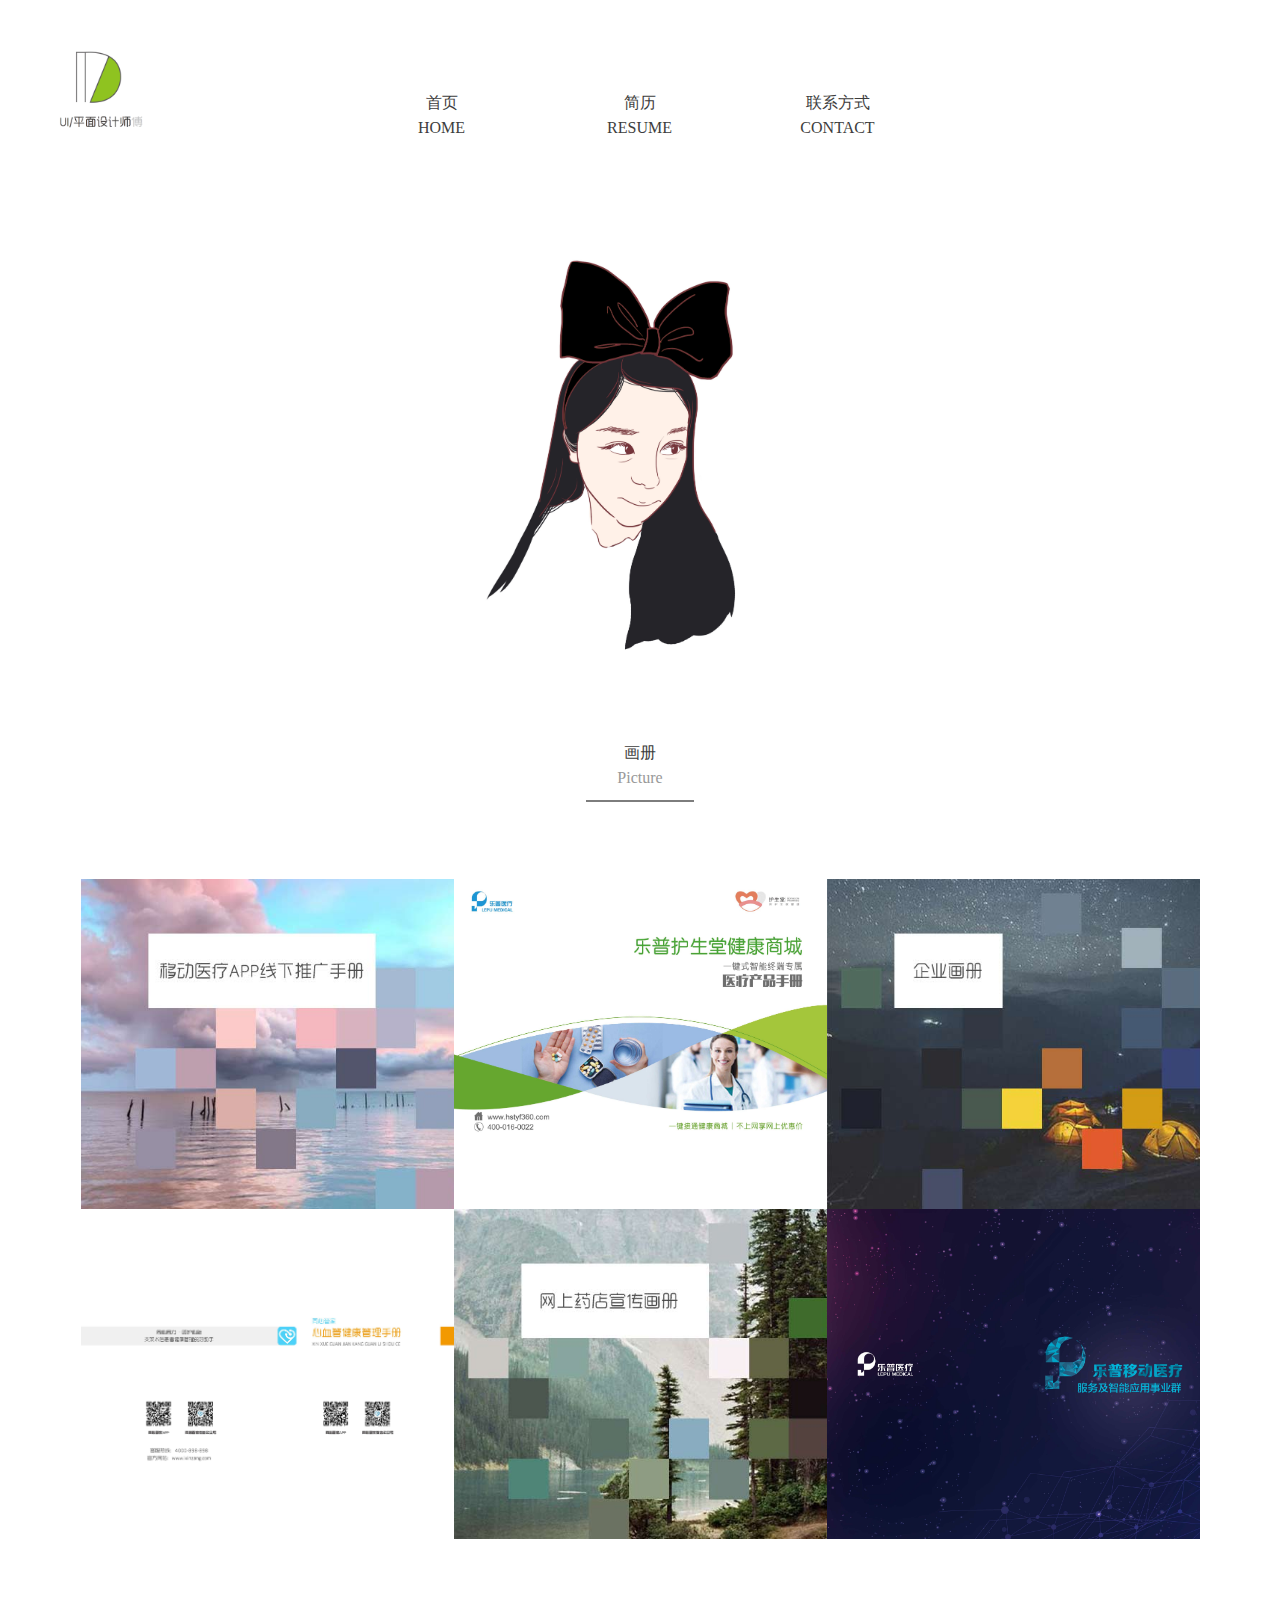
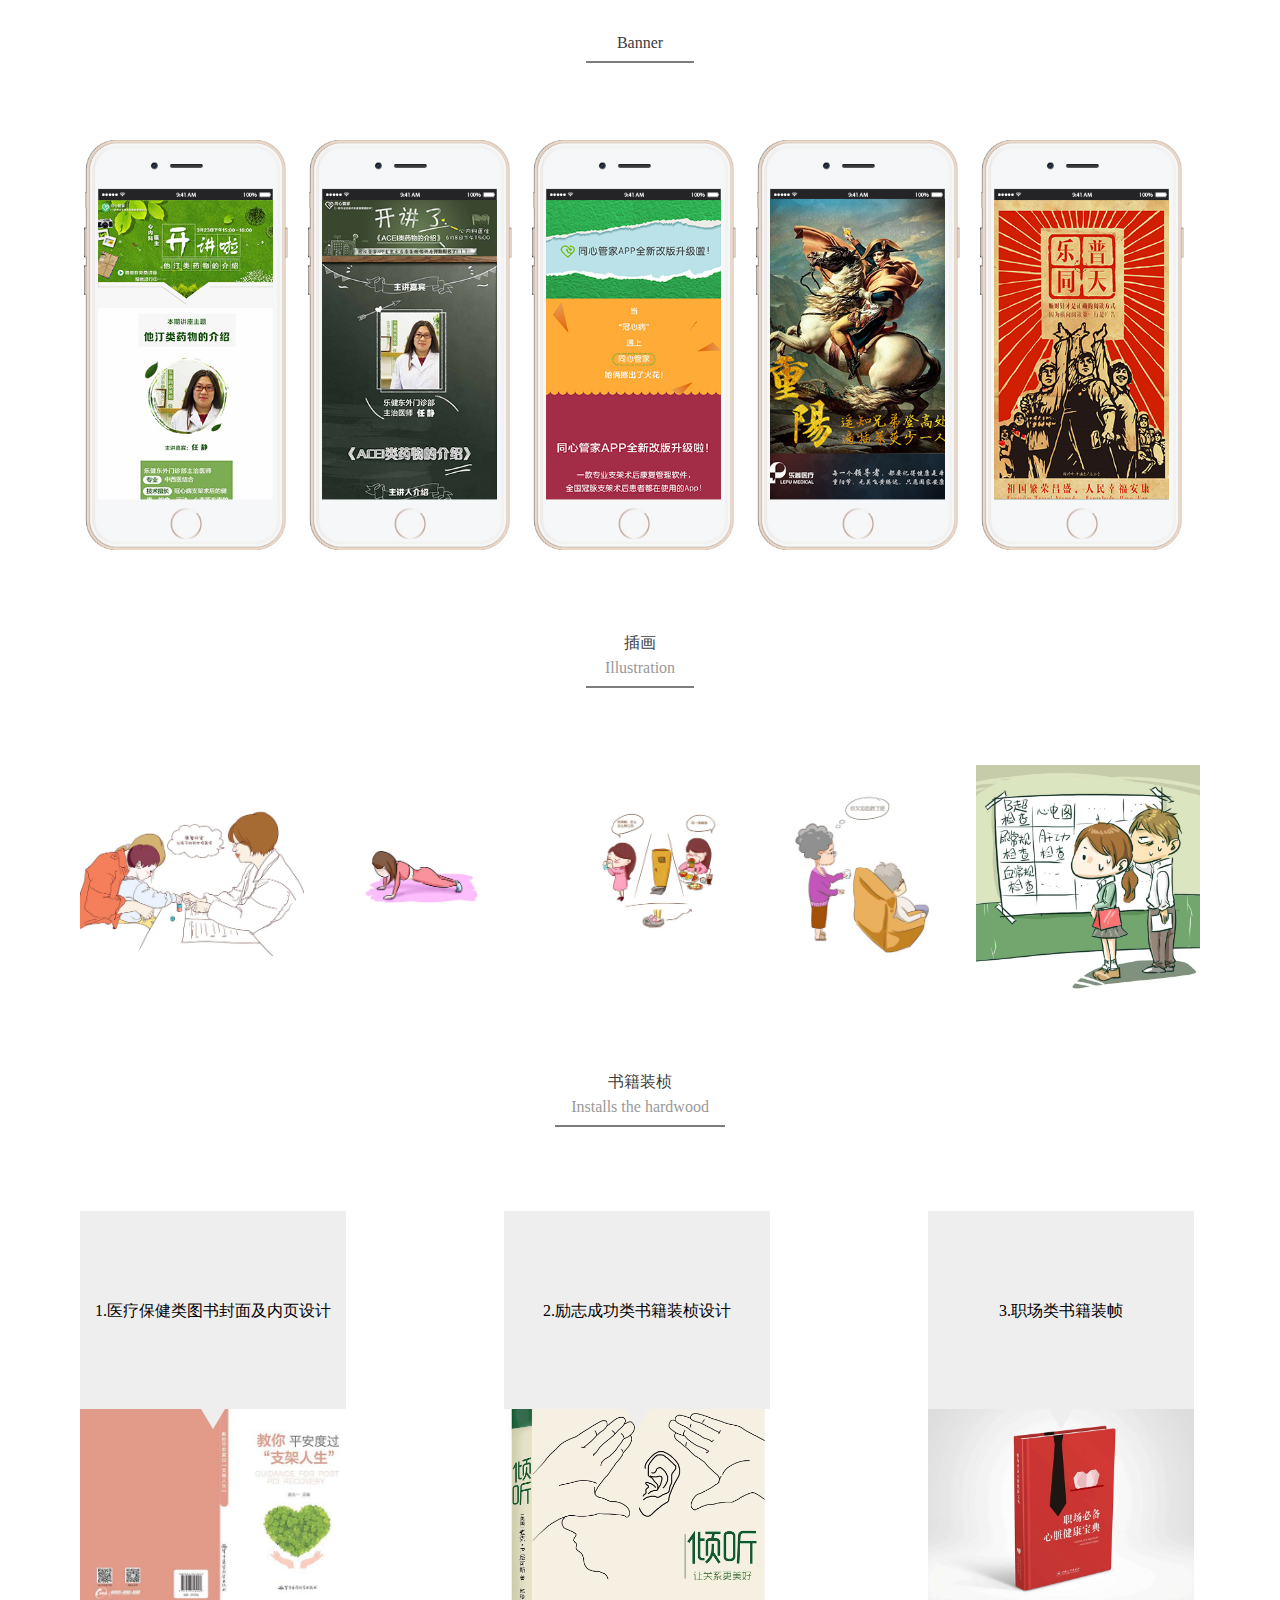
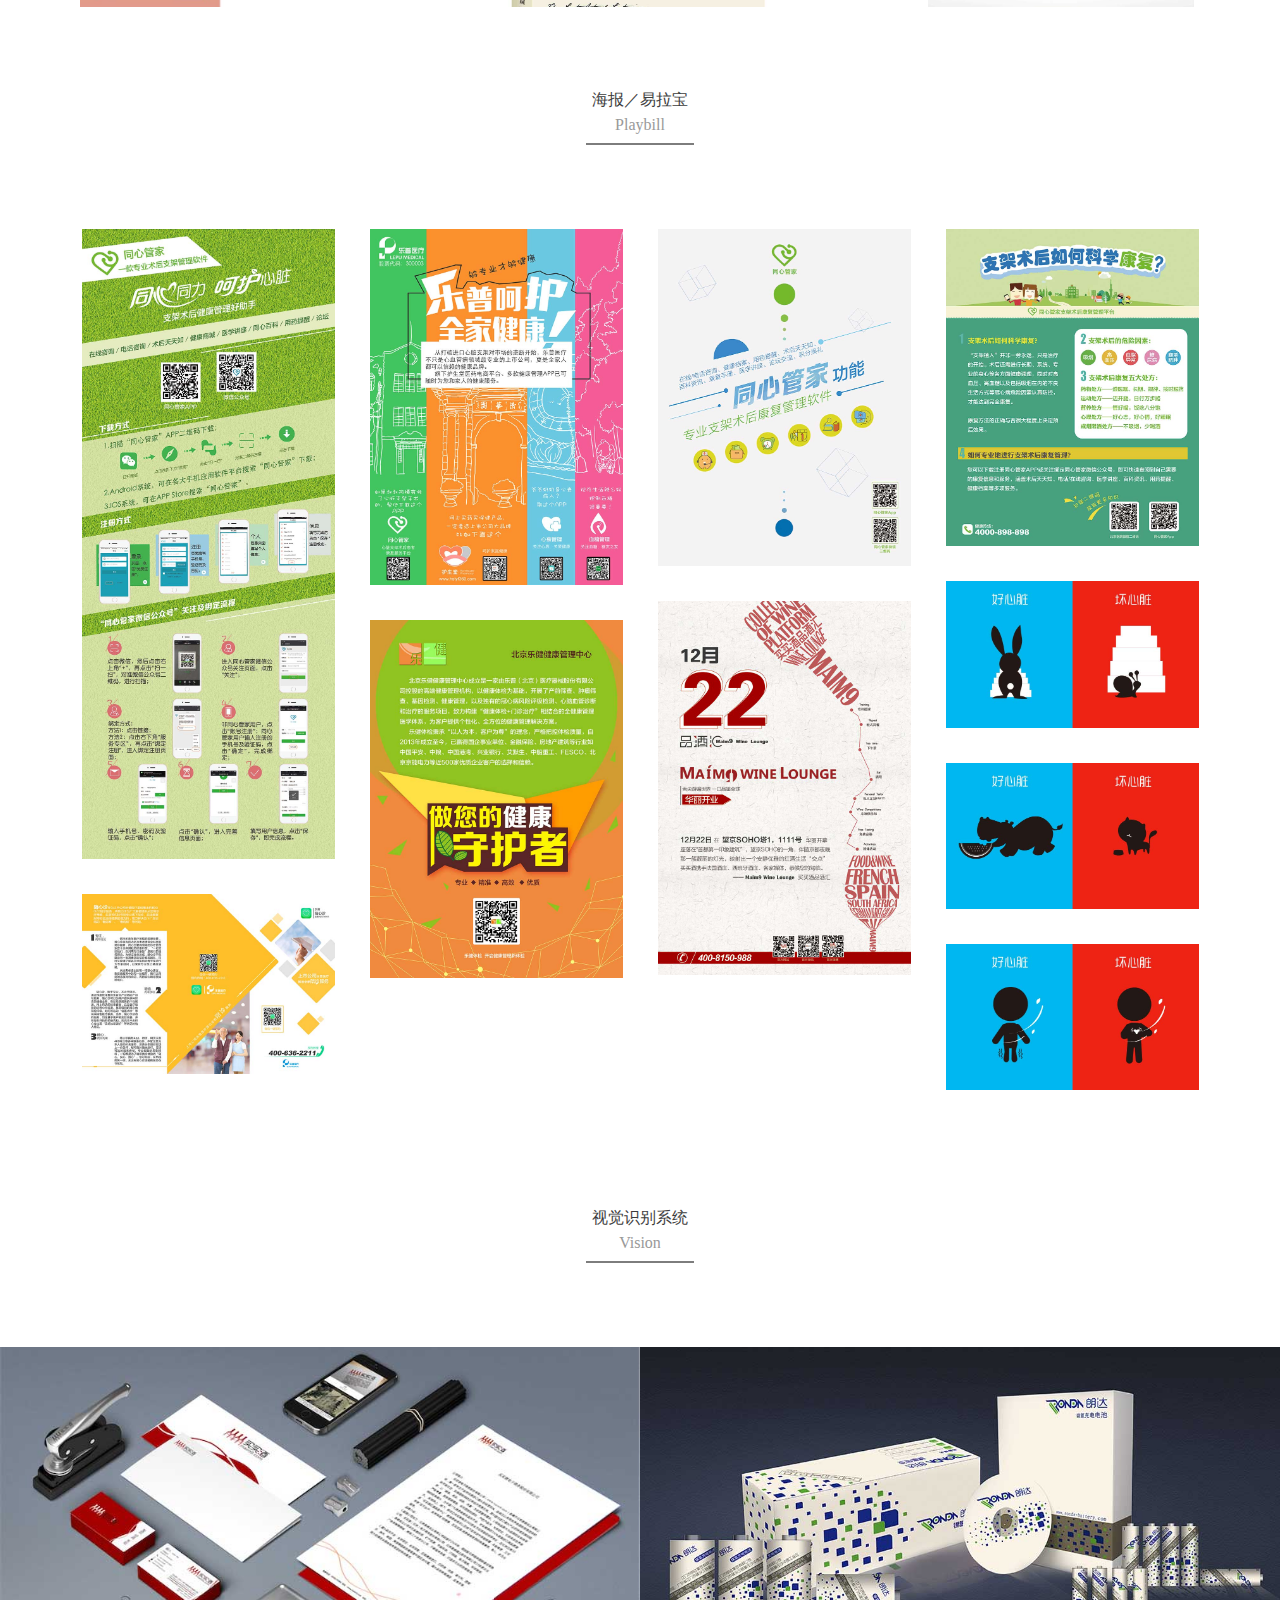
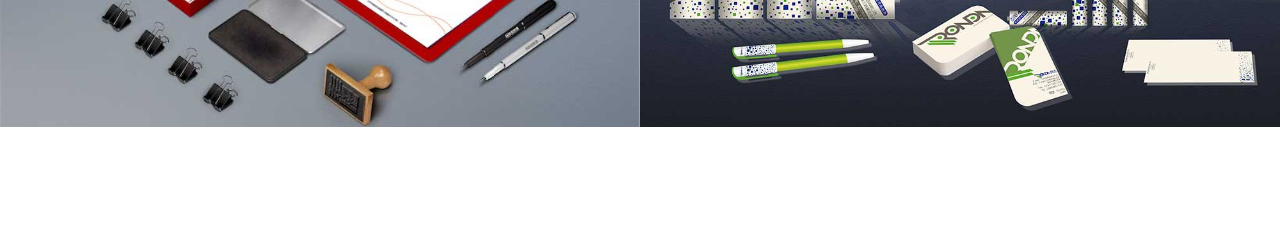
<file: index.html>
<!DOCTYPE html>
<html>
<head>
    <title>牛满意</title>
    <meta charset="UTF-8">
    <link rel="stylesheet" href="./index.css">
</head>
<body>
<div class="wrap">
    <div class="header">
        <div class="logo"><img src="./images/logo.jpg"></div>
        <div class="nav">
            <ul>
                <li><a href="./index.html">首页<br>HOME</a></li>
                <li><a href="./resume.html">简历<br>RESUME</a></li>
                <li><a href="./contact.html">联系方式<br>CONTACT</a></li>
            </ul>
        </div>
    </div>
    <div class="content">
    	<div class="author">
    		<div class="author-box">
    			<div class="author-ever"><img src="./images/author1.jpg"></div>
    			<div class="author-ever"><img src="./images/author3.jpg"></div>
    			<div style="clear:both"></div>
    		</div>
    	</div>
    	<div class="picture">
    		<div class="picture-title">画册<br><span class="en-title">Picture</span></div>
    		<div class="picture-box">
    			<div class="picture-ever picture-word"><img src="./data/TX/1.1.jpg"></div>
    			<div class="picture-ever picture-change picbg3 shadow-point" data-pic="<img src='./data/HST/2.jpg'>"><img src="./data/HST/1.jpg"></div>
    			<div class="picture-ever picture-word"><img src="./data/YDYL/1.1.jpg"></div>
    			<div class="picture-ever picture-change picbg3 shadow-point" data-pic="<img src='./data/TX/2.jpg'>"><img src="./data/TX/1.jpg"></div>
    			<div class="picture-ever picture-word"><img src="./data/HST/1.1.jpg"></div>
    			<div class="picture-ever picture-change picbg3 starSty shadow-point" data-pic="<img src='./data/YDYL/2.jpg'>"><img src="./data/YDYL/1.jpg"></div>
    		</div>
    	</div>
    	<div class="banner">
    		<div class="banner-title"><br>Banner</div>
    		<div class="banner-box">
                <div class="banner-scroll">
                    <div class="banner-ever shadow-point" data-pic="<img src='./data/BANNER/1.1.jpg'>"><img src="./data/BANNER/1.jpg"></div>
                    <div class="banner-ever shadow-point" data-pic="<img src='./data/BANNER/2.1.jpg'>"><img src="./data/BANNER/2.jpg"></div>
                    <div class="banner-ever shadow-point" data-pic="<img src='./data/BANNER/3.1.jpg'>"><img src="./data/BANNER/3.jpg"></div>
                    <div class="banner-ever shadow-point" data-pic="<img src='./data/BANNER/4.1.jpg'><img src='./data/BANNER/4.2.jpg'><img src='./data/BANNER/4.3.jpg'><img src='./data/BANNER/4.4.jpg'><img src='./data/BANNER/4.5.jpg'>"><img src="./data/BANNER/4.jpg"></div>
                    <div class="banner-ever shadow-point" data-pic="<img src='./data/BANNER/5.1.jpg'><img src='./data/BANNER/5.2.jpg'>"><img src="./data/BANNER/5.jpg"></div>
                    <div class="banner-ever shadow-point" data-pic="<img src='./data/BANNER/6.1.jpg'><img src='./data/BANNER/6.2.jpg'>"><img src="./data/BANNER/6.jpg"></div>
                    <div class="banner-ever shadow-point" data-pic="<img src='./data/BANNER/7.1.jpg'><img src='./data/BANNER/7.2.jpg'><img src='./data/BANNER/7.3.jpg'><img src='./data/BANNER/7.4.jpg'>"><img src="./data/BANNER/7.jpg"></div>
                    <div style="clear:both"></div>
                </div>
                <span class="banner-handle banner-left">〈</span>
                <span class="banner-handle banner-right">〉</span>
    		</div>
    	</div>
    	<div class="inset">
    		<div class="inset-title">插画<br><span class="en-title">Illustration</span></div>
    		<div class="inset-box">
                <div class="inset-scroll">
                    <div class="inset-ever shadow-point" data-pic="<img src='./data/INSET/1.1.jpg'><img src='./data/INSET/1.2.jpg'><img src='./data/INSET/1.3.jpg'>"><img src="./data/INSET/1.jpg"></div>
                    <div class="inset-ever shadow-point" data-pic="<img src='./data/INSET/2.1.jpg'><img src='./data/INSET/2.2.jpg'><img src='./data/INSET/2.3.jpg'>"><img src="./data/INSET/2.jpg"></div>
                    <div class="inset-ever shadow-point" data-pic="<img src='./data/INSET/3.1.jpg'><img src='./data/INSET/3.2.jpg'><img src='./data/INSET/3.3.jpg'>"><img src="./data/INSET/3.jpg"></div>
                    <div class="inset-ever shadow-point" data-pic="<img src='./data/INSET/4.1.jpg'><img src='./data/INSET/4.2.jpg'><img src='./data/INSET/4.3.jpg'>"><img src="./data/INSET/4.jpg"></div>
                    <div class="inset-ever shadow-point" data-pic="<img src='./data/INSET/5.1.jpg'><img src='./data/INSET/5.2.jpg'>"><img src="./data/INSET/5.jpg"></div>
                    <div class="inset-ever shadow-point" data-pic="<img src='./data/INSET/6.1.jpg'><img src='./data/INSET/6.2.jpg'><img src='./data/INSET/6.3.jpg'>"><img src="./data/INSET/6.jpg"></div>
                    <div style="clear:both"></div>
                </div>
                <span class="banner-handle inset-left">〈</span>
                <span class="banner-handle inset-right">〉</span>
    		</div>
    	</div>
    	<div class="book">
    		<div class="book-title book-long">书籍装桢<br><span class="en-title">Installs the hardwood</span></div>
    		<div class="book-box">
    			<div class="book-ever picbg">
    				<div class="book-ever-top picbg2">1.医疗保健类图书封面及内页设计</div>
    				<div class="book-ever-bottom shadow-point" data-pic="<img src='./data/BOOK/1.jpg'>"><img src="./data/BOOK/1.jpg"></div>
    				<div class="triangle book-posi"></div>
    			</div>
    			<div class="book-ever picbg">
    				<div class="book-ever-top picbg2">2.励志成功类书籍装桢设计</div>
    				<div class="book-ever-bottom book-ever-long shadow-point" data-pic="<img src='./data/BOOK/2.jpg'><img src='./data/BOOK/2.1.jpg'>"><img src="./data/BOOK/2.jpg"></div>
    				<div class="triangle book-posi"></div>
    			</div>
    			<div class="book-ever picbg book-ever-last">
    				<div class="book-ever-top picbg2">3.职场类书籍装帧</div>
    				<div class="book-ever-bottom shadow-point" data-pic="<img src='./data/BOOK/3.jpg'>"><img src="./data/BOOK/3.jpg"></div>
    				<div class="triangle book-posi"></div>
    			</div>
    			<div style="clear:both"></div>
    		</div>
    	</div>
    	<div class="poster">
    		<div class="poster-title">海报／易拉宝<br><span class="en-title">Playbill</span></div>
    		<div class="poster-box">
                <div class="poster-list">
                    <div class="poster-ever picbg"><img src="./data/POSTER/7.jpg"></div>
                    <div class="poster-ever picbg"><img src="./data/POSTER/6.jpg"></div>
                </div>
                <div class="poster-list">
                    <div class="poster-ever picbg"><img src="./data/POSTER/2.jpg"></div>
                    <div class="poster-ever picbg"><img src="./data/POSTER/8.jpg"></div>
                </div>
                <div class="poster-list">
                    <div class="poster-ever picbg"><img src="./data/POSTER/3.jpg"></div>
                    <div class="poster-ever picbg"><img src="./data/POSTER/4.jpg"></div>
                </div>
                <div class="poster-list poster-list-last">
                    <div class="poster-ever picbg"><img src="./data/POSTER/5.jpg"></div>
                    <div class="poster-ever picbg"><img src="./data/POSTER/9.jpg"></div>
                    <div class="poster-ever picbg"><img src="./data/POSTER/10.jpg"></div>
                    <div class="poster-ever picbg"><img src="./data/POSTER/11.jpg"></div>
                </div>
                <div style="clear:both"></div>
    		</div>
    	</div>
    	<div class="vision">
    		<div class="vision-title">视觉识别系统<br><span class="en-title">Vision</span></div>
    		<div class="vision-box">
    			<div class="vision-ever picbg vision-posi"><img src="./data/VI/1.jpg"></div>
    			<div class="vision-ever picbg2"><img src="./data/VI/2.jpg"></div>
    			<div style="clear:both"></div>
    		</div>
    	</div>
    </div>
</div>
<div class="shadow">
    <div class="shadow-box">
        
    </div>
</div>
<script src="./jquery.min.js"></script>
<script src="./index.js"></script>
</body>
</html>
</file>
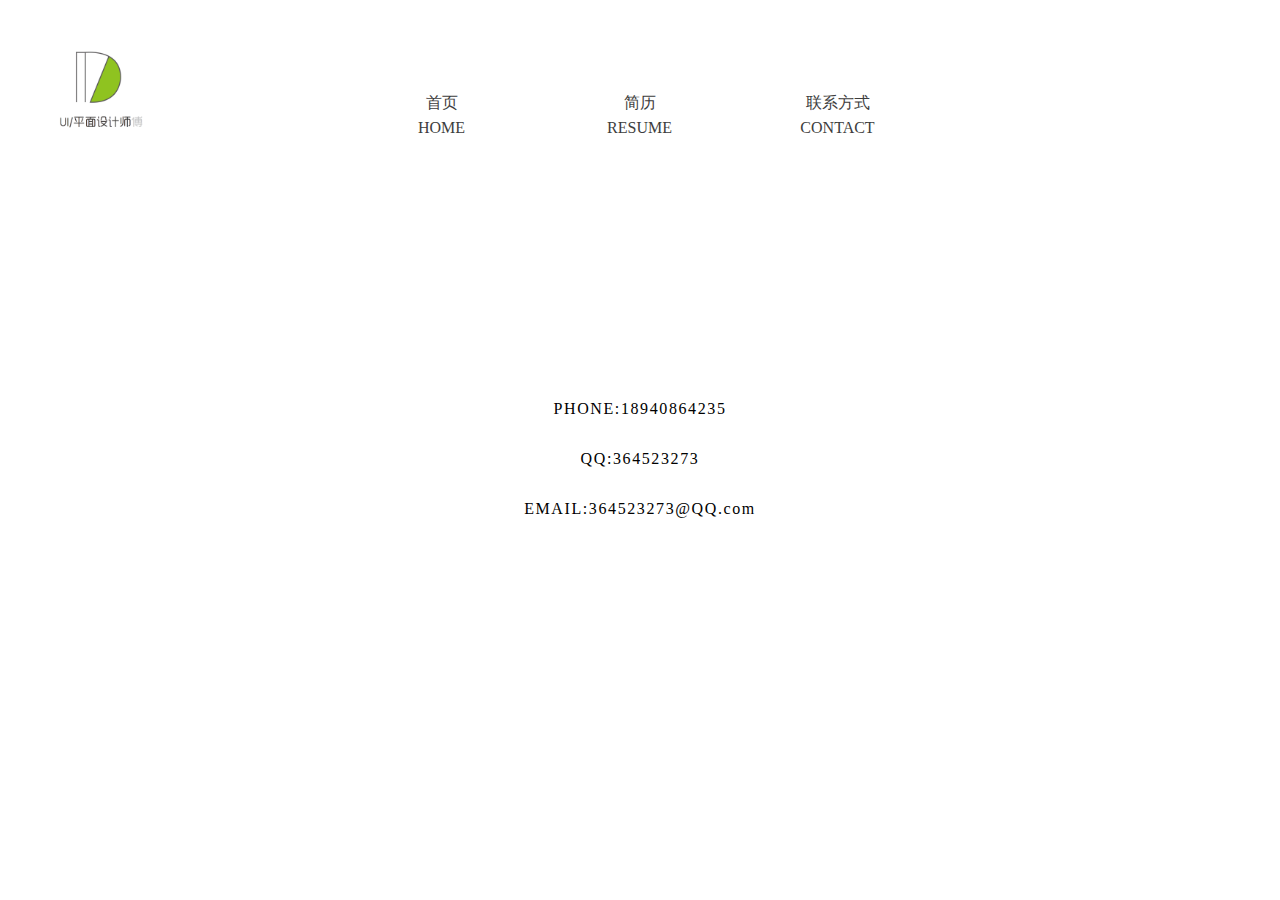
<file: contact.html>
<!DOCTYPE html>
<html>
<head>
    <title>牛满意</title>
    <meta charset="UTF-8">
    <link rel="stylesheet" href="./index.css">
</head>
<body>
<div class="wrap">
    <div class="header">
        <div class="logo"><img src="./images/logo.jpg"></div>
        <div class="nav">
            <ul>
                <li><a href="./index.html">首页<br>HOME</a></li>
                <li><a href="./resume.html">简历<br>RESUME</a></li>
                <li><a href="./contact.html">联系方式<br>CONTACT</a></li>
            </ul>
        </div>
    </div>
    <div class="contact">
        <div class="phone">PHONE:18940864235</div>
        <div class="qq">QQ:364523273</div>
        <div class="qq">EMAIL:364523273@QQ.com</div>
    </div>
</div>
<script src="./jquery.min.js"></script>
<script src="./index.js"></script>
</body>
</html>
</file>
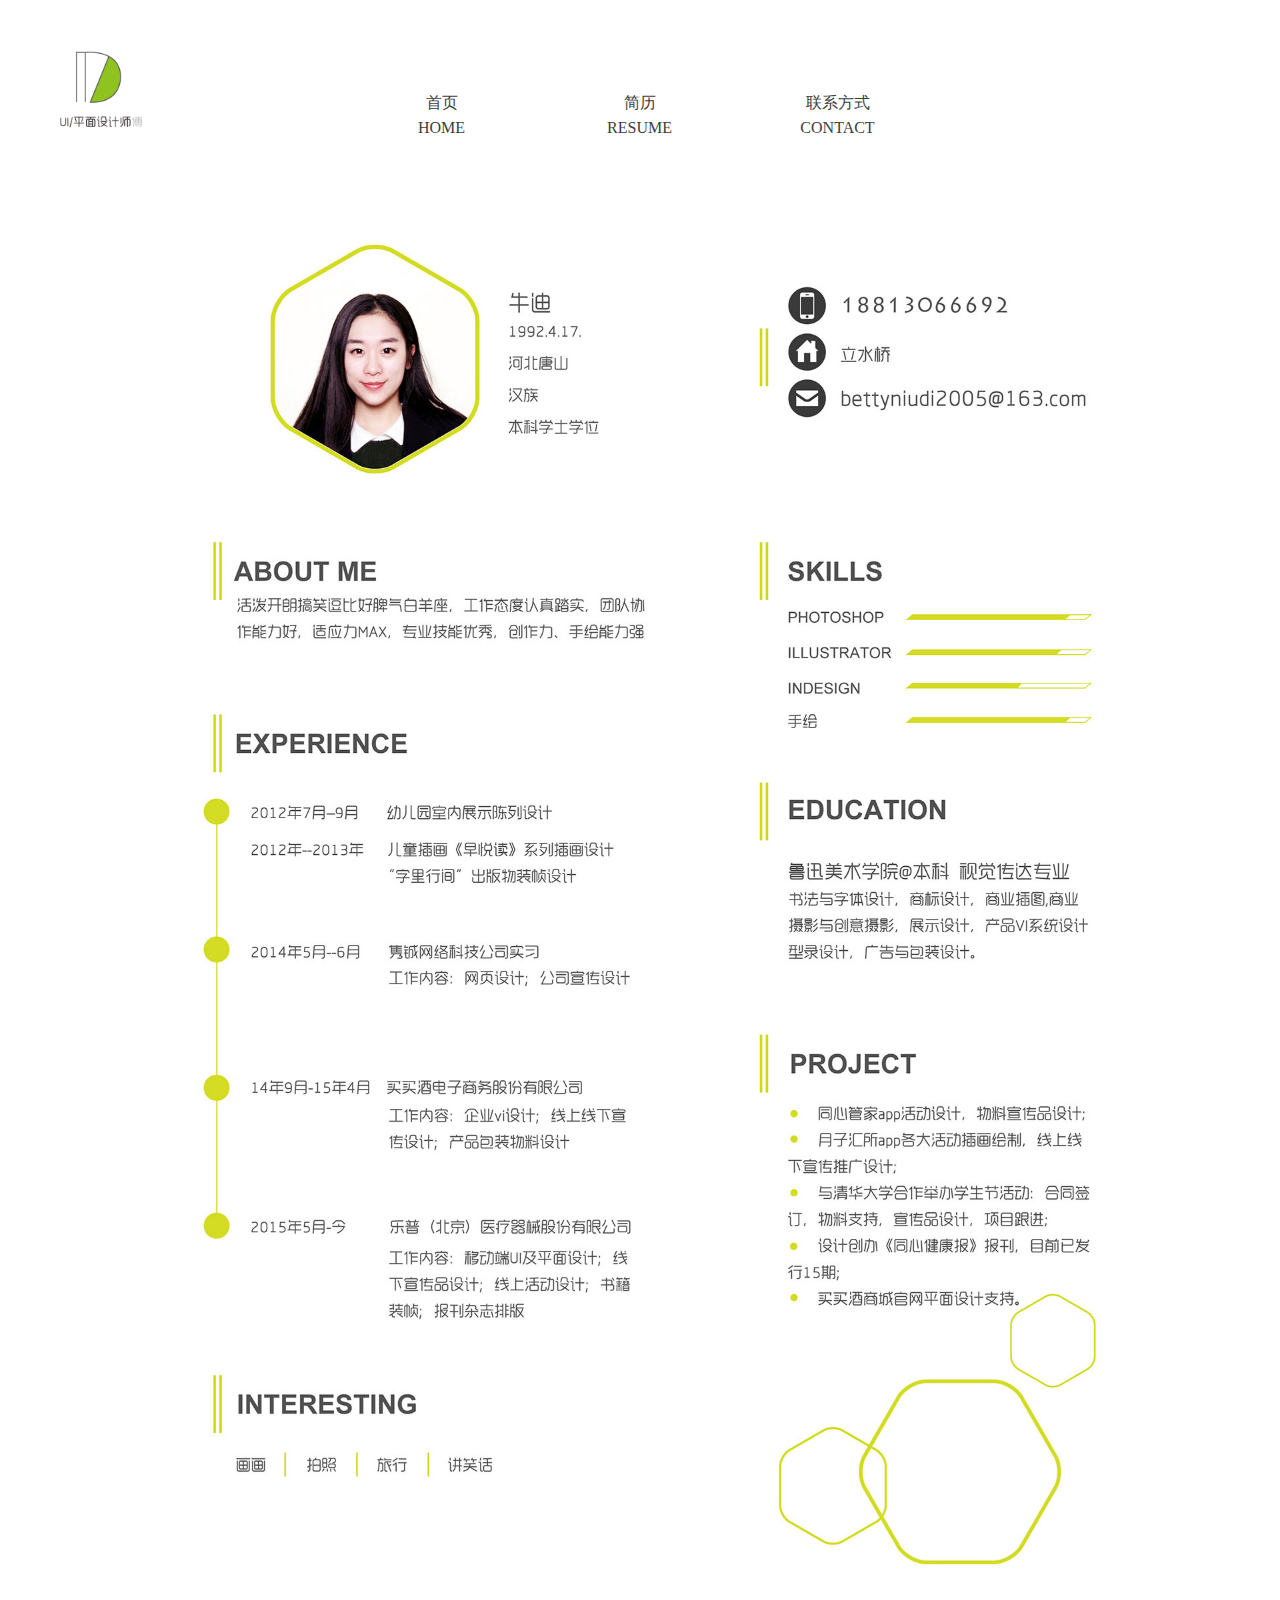
<file: resume.html>
<!DOCTYPE html>
<html>
<head>
    <title>牛满意</title>
    <meta charset="UTF-8">
    <link rel="stylesheet" href="./index.css">
</head>
<body>
<div class="wrap">
    <div class="header">
        <div class="logo"><img src="./images/logo.jpg"></div>
        <div class="nav">
            <ul>
                <li><a href="./index.html">首页<br>HOME</a></li>
                <li><a href="./resume.html">简历<br>RESUME</a></li>
                <li><a href="./contact.html">联系方式<br>CONTACT</a></li>
            </ul>
        </div>
    </div>
    <div class="resume"><img src="./data/RESUME/resume.jpg"></div>
</div>
<script src="./jquery.min.js"></script>
<script src="./index.js"></script>
</body>
</html>
</file>
<file: index.css>
html,body{
	font-family: "Microsoft YaHei", "Segoe UI", "Lucida Grande", Helvetica, FreeSans, Arimo, "Droid Sans","wenquanyi micro hei","Hiragino Sans GB", "Hiragino Sans GB W3", Arial, sans-serif;
    height: 100%;
    width: 100%;
    margin: 0;
    padding: 0;
}
.wrap{
	font-family: 'youyou';
	font-size: 16px;
	overflow: hidden;
	padding-bottom: 120px;
}
.shadow{
	width: 100%;
	height: 100%;
	position: fixed;
	top: 0;
	background: rgba(0,0,0,.8);
	overflow-y:auto;
	display: none;
	opacity: 0;
	cursor: pointer;
}
.shadow-point{
	cursor: pointer;
}
.shadow-box{
	max-width: 600px;
	margin: 100px auto;
	border-radius: 10px;
	padding: 50px;
	background: #fff;
}
.shadow-box img{
	max-width: 600px;
	margin: 0 auto;
	display: block;
	margin-bottom: 20px;
}
.triangle{
	border-left: 12px solid transparent;
    border-right: 12px solid transparent;
    border-top: 20px solid #eee;
    width: 0;
    height: 0;
    margin: 0 auto;
}
.header{
    width: 1162px;
    height: 200px;
    margin: 0 auto;
    overflow: hidden;
}

@font-face {
    font-family: 'youyou';
    src: url('./font/youyou.eot'),
         url('./font/youyou.woff2') format('woff2'),
         url('./font/youyou.woff') format('woff'),
         url('./font/youyou.svg#youyou') format('svg'),
         url('./font/youyou.ttf') format('truetype');
    font-weight: normal;
    font-style: normal;
}
.logo{
	width: 85px;
	margin-top: 45px;
	height: 85px;
}
.logo img{
	width: 100%;
}
.nav{
	position: absolute;
	top: 0;
	width: 504px;
	left: 50%;
	margin-left: -252px;
}
.nav ul{
	margin: 0;
	padding: 0;
}
.nav ul li{
	float: left;
	width: 107px;
	height: 55px;
	list-style: none;
	margin-right: 91px;
	text-align: center;
	line-height: 25px;
	padding-top:90px;
}
.nav ul li:hover{
	border-bottom:2px solid #7d7d7d;
}
.nav ul li a{
	color:#3d3d3d;
	text-decoration: none;
}
.nav ul li:last-child{
	margin-right: 0;
	
}
.content{
	width: 100%;
}
.content .author{
	text-align: center;
	height: 470px;
	width: 100%;
}
.author-box{
	width: 200%;
	height: 470px;
	transition: all .5s;
	-moz-transition: all .5s; /* Firefox 4 */
	-webkit-transition: all .5s; /* Safari 和 Chrome */
	-o-transition: all .5s; /* Opera */
}
.author-ever{
	width: 50%;
	float: left;
	height: 100%;
}
.author-ever img{
	height: 100%;
	display: inline-block;
}

.picture{
	height: 835px;
	background: #fff;
}
.picture-title{
	font-family: 'youyou';
	text-align: center;
	line-height: 25px;
	overflow: hidden;
	width: 108px;
	height: 60px;
	border-bottom: 2px solid #7d7d7d;
	margin: 0 auto;
	color: #3d3d3d;
	margin-top:70px;
}
.picture-box{
	width: 1119px;
	height: 660px;
	margin: 0 auto;
	margin-top: 77px;
	overflow:hidden;
}
.picture-ever{
	width: 373px;
	background: #eee;
	height: 330px;
	float: left;
	line-height: 330px;
	overflow: hidden;
	text-align: center;
	color:#3d3d3d;
}
.picture-ever img{
	display: block;
	width: 100%;
	vertical-align: middle;
	transition: all .5s;
	-moz-transition: all .5s; /* Firefox 4 */
	-webkit-transition: all .5s; /* Safari 和 Chrome */
	-o-transition: all .5s; /* Opera */
}
.starSty img{
	width: auto;
	height: 100%;
	margin-left: -60px;
}
.picture-change img:hover{
	width: 120%;
	margin-top: -60px;
	margin-left: -60px;
}
.picture-word img{
	height: 100%;
	width: auto;
}
.starSty img:hover{
	width: auto;
	height: 120%;
	margin-left: -100px;
}
.picbg{
	background: #78b82a;
}
.picbg3{
	background: #fff
}
.picbg2{
	background: #eee;
}
.banner-title,.inset-title,.book-title,.poster-title,.vision-title{
	width: 108px;
	padding-top:30px;
	text-align: center;
	line-height: 25px;
	margin: 0 auto;
	height: 56px;
	border-bottom:2px solid #7d7d7d;
	color:#3d3d3d;
	overflow:hidden;
	margin-top: 50px;
}
.banner-title{
	margin-top: 0px;
}
.banner-box{
	position: relative;
	margin: 0 auto;
	margin-top: 77px;
	width: 1120px;
	height: 410px;
	overflow: hidden;
}
.banner-scroll{
	width: 1568px;
	transition: all .5s;
	-moz-transition: all .5s; /* Firefox 4 */
	-webkit-transition: all .5s; /* Safari 和 Chrome */
	-o-transition: all .5s; /* Opera */
}
.inset-scroll{
	width: 1344px;
	transition: all .5s;
	-moz-transition: all .5s; /* Firefox 4 */
	-webkit-transition: all .5s; /* Safari 和 Chrome */
	-o-transition: all .5s; /* Opera */
}
.banner-left,.banner-right,.inset-left,.inset-right{
	top: 0;
	font-size: 80px;
	position: absolute;
	color:#000;
	opacity: .5;
	margin-top: 160px;
	display: none;
	cursor: pointer;
}
.inset-left,.inset-right{
	margin-top:80px;
}
.banner-box:hover .banner-handle,.inset-box:hover .banner-handle{
	display: block;
}
.banner-left,.inset-left{
	margin-left: -10px;
	left: 0;
	float: left;
}
.banner-right,.inset-right{
	margin-right: -10px;
	right: 0;
	float: right;
}
.banner-ever{
	width: 224px;
	height: 410px;
	float: left;
	overflow: hidden;
}
.banner-ever img{
	display: inline-block;
	height: 100%;
}
.inset-box{
	margin: 0 auto;
	margin-top: 77px;
	width: 1120px;
	height: 224px;
	position: relative;
	overflow: hidden;
}
.inset-ever{
	width: 224px;
	height: 224px;
	float: left;
	line-height: 224px;
	overflow: hidden;
}
.book-long{
	width: 170px; 
}
.inset-ever img{
	vertical-align: middle;
	width: 100%;
}
.book-box{
	margin: 0 auto;
	margin-top: 84px;
	width: 1120px;
}
.book-ever{
	position: relative;
	width: 266px;
	margin-right: 158px;
	height: 396px;
	float: left;
}
.book-ever-last{
	margin: 0
}
.book-ever-top,.book-ever-bottom{
	width: 266px;
	height: 198px;
	overflow: hidden;
	text-align: center;
}
.book-ever-top{
	line-height: 198px;
}
.book-posi{
	position: absolute;
	top: 198px;
	left: 50%;
	margin-left:-12px;
}
.book-ever-bottom img{
	height: 100%;
}
.poster-box{
	width: 1117px;
	margin: 0 auto;
	margin-top: 84px;
}
.poster-list{
	width: 253px;
	margin-right: 35px;
	float: left;
}
.poster-list-last{
	margin-right: 0;
}
.poster-ever{
	width: 253px;
	margin-bottom: 35px;
}
.poster-list-last{
	margin-right: 0;
}
.poster-ever img{
	display: block;
	width: 100%;
}
.poster-long{
	width: 253px;
	height: 380px;
}
.poster-short{
	width: 253px;
	height: 253px;
}
.vision-box{
	margin-top: 84px;
	height: 380px;
}
.vision-ever{
	float: left;
	height: 380px;
	width: 50%;
	overflow: hidden;
}
.vision-ever img{
	width: 100%;
	transition: all .5s;
	-moz-transition: all .5s; /* Firefox 4 */
	-webkit-transition: all .5s; /* Safari 和 Chrome */
	-o-transition: all .5s; /* Opera */
}
.vision-ever img:hover{
	width: 120%;
	margin-left: -60px;
	margin-top: -80px;
}
.vision-posi img{
	display: inline-block;
	margin-top: -47px;
}
.resume img{
	width: 1000px;
	display: block;
	margin: 0 auto;
}
.book-ever-bottom{
	width: 100%;
	height: 198px;
	background: #fff;
}
.book-ever-long img{
	width: 100%;
	margin-top: -20px;
	height: auto;
}
.phone,.qq{
	width: 500px;
	height: 50px;
	margin: 0 auto;
	text-align: center;
	letter-spacing: .1em;
}
.phone{
	margin-top: 200px;
}
.en-title{
	color:#999;
}
</file>
